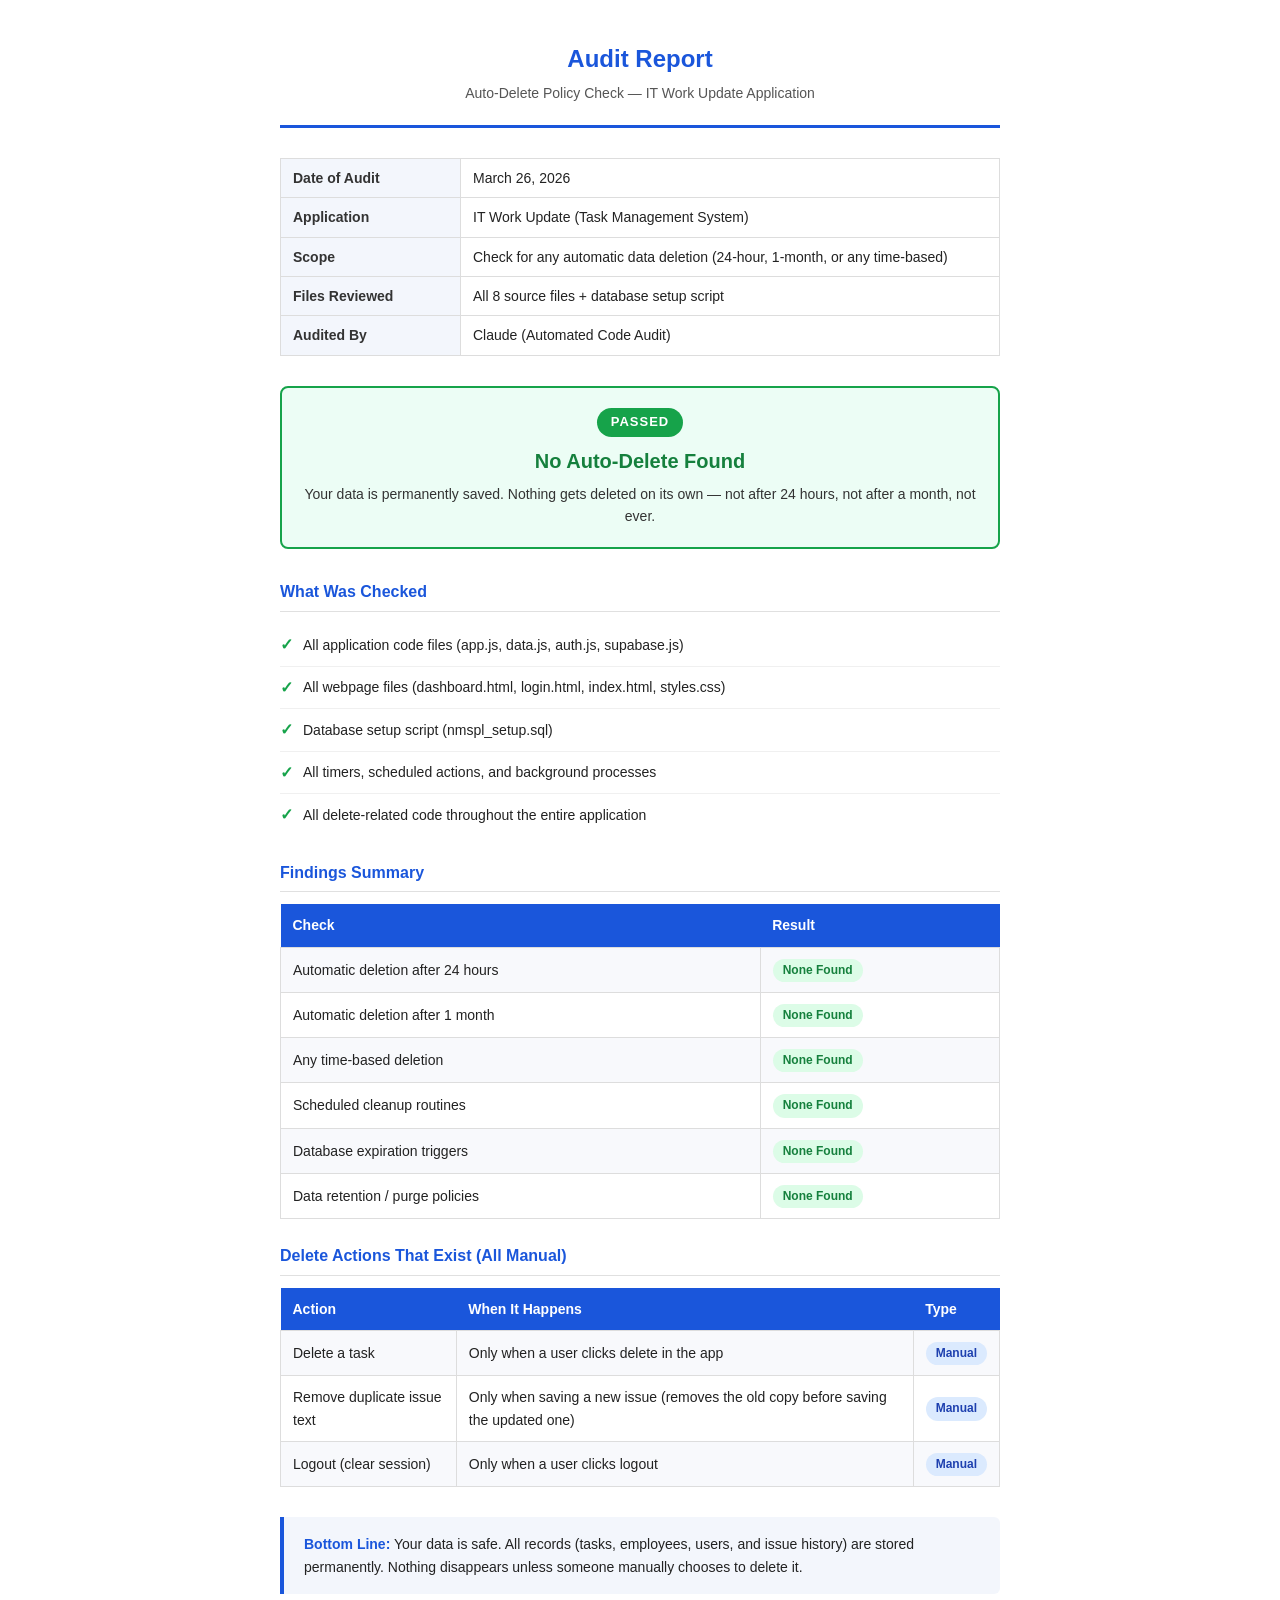
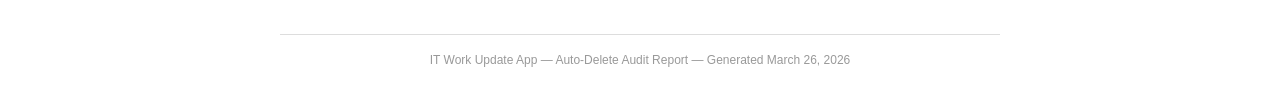
<file: audit_report.html>
<!DOCTYPE html>
<html lang="en">
<head>
  <meta charset="UTF-8">
  <meta name="viewport" content="width=device-width, initial-scale=1.0">
  <title>Audit Report - IT Work Update App</title>
  <style>
    @page { margin: 20mm; }
    * { margin: 0; padding: 0; box-sizing: border-box; }
    body { font-family: 'Segoe UI', Arial, sans-serif; color: #222; line-height: 1.6; padding: 40px; max-width: 800px; margin: 0 auto; background: #fff; }

    .header { text-align: center; border-bottom: 3px solid #1a56db; padding-bottom: 20px; margin-bottom: 30px; }
    .header h1 { font-size: 24px; color: #1a56db; margin-bottom: 4px; }
    .header .subtitle { font-size: 14px; color: #555; }

    .meta-table { width: 100%; border-collapse: collapse; margin-bottom: 30px; font-size: 14px; }
    .meta-table td { padding: 8px 12px; border: 1px solid #ddd; }
    .meta-table td:first-child { background: #f3f6fc; font-weight: 600; width: 180px; color: #333; }

    .result-box { background: #ecfdf5; border: 2px solid #16a34a; border-radius: 8px; padding: 20px; text-align: center; margin-bottom: 30px; }
    .result-box .badge { display: inline-block; background: #16a34a; color: #fff; font-size: 13px; font-weight: 700; padding: 4px 14px; border-radius: 20px; text-transform: uppercase; letter-spacing: 1px; margin-bottom: 8px; }
    .result-box h2 { font-size: 20px; color: #15803d; }
    .result-box p { font-size: 14px; color: #333; margin-top: 6px; }

    h3 { font-size: 16px; color: #1a56db; margin: 24px 0 12px; border-bottom: 1px solid #e0e0e0; padding-bottom: 6px; }

    .checklist { list-style: none; font-size: 14px; }
    .checklist li { padding: 8px 0; border-bottom: 1px solid #f0f0f0; display: flex; align-items: center; gap: 10px; }
    .checklist li:last-child { border-bottom: none; }
    .check { color: #16a34a; font-weight: bold; font-size: 16px; }

    .summary-table { width: 100%; border-collapse: collapse; margin: 12px 0; font-size: 14px; }
    .summary-table th { background: #1a56db; color: #fff; text-align: left; padding: 10px 12px; }
    .summary-table td { padding: 10px 12px; border: 1px solid #ddd; }
    .summary-table tr:nth-child(even) { background: #f8f9fc; }
    .tag-safe { display: inline-block; background: #dcfce7; color: #15803d; font-size: 12px; font-weight: 600; padding: 2px 10px; border-radius: 12px; }
    .tag-manual { display: inline-block; background: #dbeafe; color: #1e40af; font-size: 12px; font-weight: 600; padding: 2px 10px; border-radius: 12px; }

    .bottom-line { background: #f3f6fc; border-left: 4px solid #1a56db; padding: 16px 20px; margin-top: 30px; border-radius: 0 6px 6px 0; font-size: 14px; }
    .bottom-line strong { color: #1a56db; }

    .footer { text-align: center; margin-top: 40px; padding-top: 16px; border-top: 1px solid #ddd; font-size: 12px; color: #999; }
  </style>
</head>
<body>

  <div class="header">
    <h1>Audit Report</h1>
    <div class="subtitle">Auto-Delete Policy Check &mdash; IT Work Update Application</div>
  </div>

  <table class="meta-table">
    <tr><td>Date of Audit</td><td>March 26, 2026</td></tr>
    <tr><td>Application</td><td>IT Work Update (Task Management System)</td></tr>
    <tr><td>Scope</td><td>Check for any automatic data deletion (24-hour, 1-month, or any time-based)</td></tr>
    <tr><td>Files Reviewed</td><td>All 8 source files + database setup script</td></tr>
    <tr><td>Audited By</td><td>Claude (Automated Code Audit)</td></tr>
  </table>

  <div class="result-box">
    <div class="badge">Passed</div>
    <h2>No Auto-Delete Found</h2>
    <p>Your data is permanently saved. Nothing gets deleted on its own &mdash; not after 24 hours, not after a month, not ever.</p>
  </div>

  <h3>What Was Checked</h3>
  <ul class="checklist">
    <li><span class="check">&#10003;</span> All application code files (app.js, data.js, auth.js, supabase.js)</li>
    <li><span class="check">&#10003;</span> All webpage files (dashboard.html, login.html, index.html, styles.css)</li>
    <li><span class="check">&#10003;</span> Database setup script (nmspl_setup.sql)</li>
    <li><span class="check">&#10003;</span> All timers, scheduled actions, and background processes</li>
    <li><span class="check">&#10003;</span> All delete-related code throughout the entire application</li>
  </ul>

  <h3>Findings Summary</h3>
  <table class="summary-table">
    <tr><th>Check</th><th>Result</th></tr>
    <tr><td>Automatic deletion after 24 hours</td><td><span class="tag-safe">None Found</span></td></tr>
    <tr><td>Automatic deletion after 1 month</td><td><span class="tag-safe">None Found</span></td></tr>
    <tr><td>Any time-based deletion</td><td><span class="tag-safe">None Found</span></td></tr>
    <tr><td>Scheduled cleanup routines</td><td><span class="tag-safe">None Found</span></td></tr>
    <tr><td>Database expiration triggers</td><td><span class="tag-safe">None Found</span></td></tr>
    <tr><td>Data retention / purge policies</td><td><span class="tag-safe">None Found</span></td></tr>
  </table>

  <h3>Delete Actions That Exist (All Manual)</h3>
  <table class="summary-table">
    <tr><th>Action</th><th>When It Happens</th><th>Type</th></tr>
    <tr><td>Delete a task</td><td>Only when a user clicks delete in the app</td><td><span class="tag-manual">Manual</span></td></tr>
    <tr><td>Remove duplicate issue text</td><td>Only when saving a new issue (removes the old copy before saving the updated one)</td><td><span class="tag-manual">Manual</span></td></tr>
    <tr><td>Logout (clear session)</td><td>Only when a user clicks logout</td><td><span class="tag-manual">Manual</span></td></tr>
  </table>

  <div class="bottom-line">
    <strong>Bottom Line:</strong> Your data is safe. All records (tasks, employees, users, and issue history) are stored permanently. Nothing disappears unless someone manually chooses to delete it.
  </div>

  <div class="footer">
    IT Work Update App &mdash; Auto-Delete Audit Report &mdash; Generated March 26, 2026
  </div>

</body>
</html>
</file>
